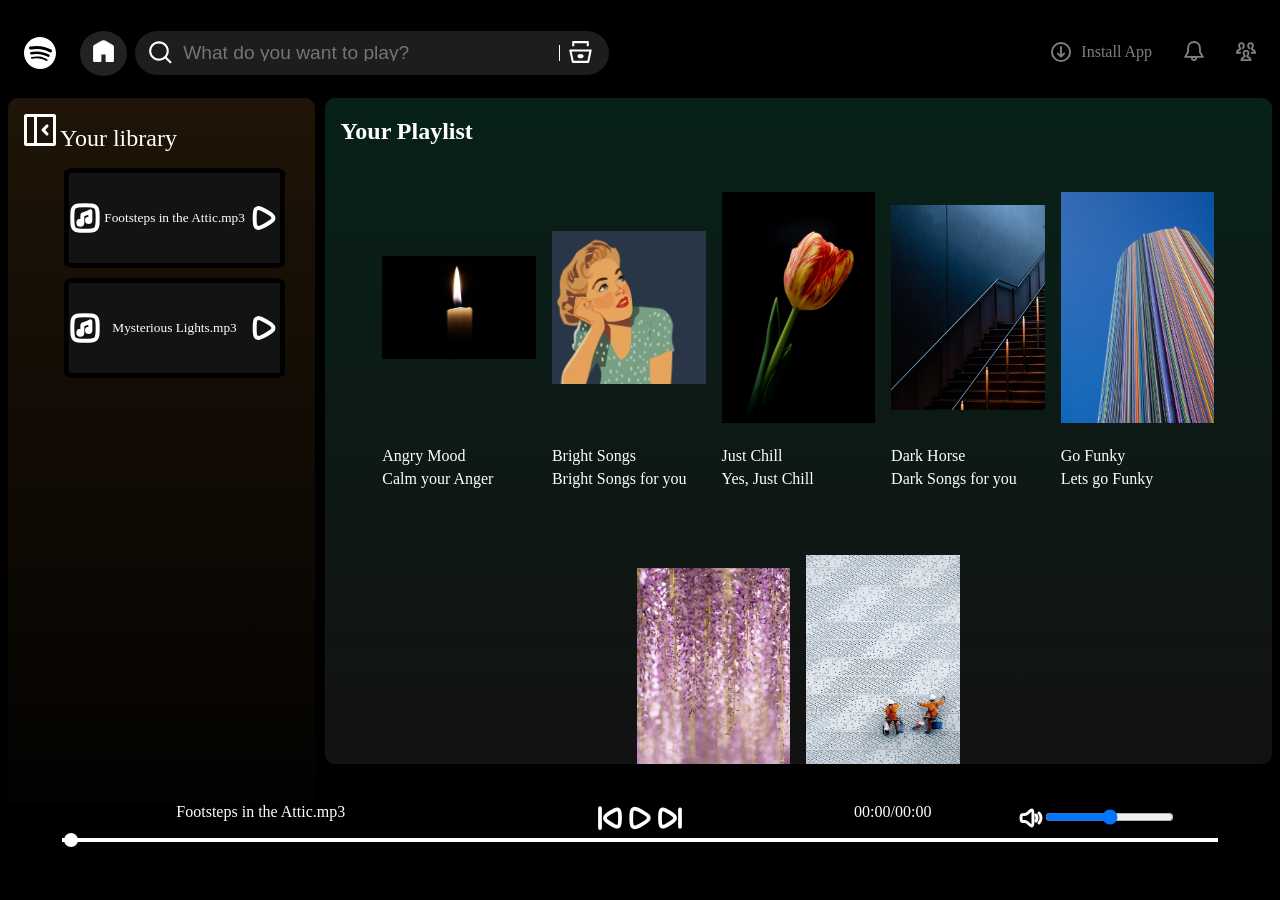
<file: Spotify_Clone/index.html>
<!DOCTYPE html>
<html lang="en">
<head>
    <meta charset="UTF-8">
    <meta name="viewport" content="width=device-width, initial-scale=1.0">
    <title>Spotify Clone</title>
    <link rel="icon" href="favicon.ico" type="image/x-icon">
    <link rel="stylesheet" href="style.css">
    <style>
@import url('https://fonts.googleapis.com/css2?family=Roboto:ital,wght@0,100..900;1,100..900&display=swap');
</style>
</head>
<body>
    <nav>
        <span class="left">
            <img class="hamburger" src="assets/hamburger-02-stroke-rounded.svg" alt="hamburger">
        <span class="logo"><img src="assets/logo.svg" alt="logo"></span>
        <span class="home"><img src="assets/home.svg" height="25px" width="25px" alt="home"></span>
        <span class="search"><img src="assets/search.svg" height="25px" width="25px" class="searchimg" alt="search"><input type="search" placeholder="What do you want to play?" > <img src="assets/tab.svg" alt="tab" height="25px" class="tab" width="25px"></input> </span>
        </span>
        <span class="right">
        <span class="install"><img src="assets/install.svg" height="20px" width="20px" alt="install">Install App</span>
        <span class="notification"><img src="assets/notification.svg" height="20px" width="20px" alt="notification"></span>
        <span class="activity"><img src="assets/friend_activity.svg" height="20px" width="20px" alt="friend_activity"></span>
        </span>
    </nav>

    <section class="mid">
        <div class="library"> 
            
            <img src="assets/library.svg" alt="library">
            <span>Your library</span>
           <span class="close"> <img src="assets/close.svg" alt="closebtn"></span>

            <div class="songlist">
                <ul>
                  
                </ul>
            </div>
        </div>
    
<div class="playlist">
    <h2>Your Playlist</h2>
        <div class="songs"> 

         
</div>

<div class="foot">

    <div class="f1"> 
<div class="company">
      <ul>
        <p class="font">Company</p>
        <li><a href="https://www.spotify.com/in-en/about-us/contact/">About</a></li>
        <li><a href="https://www.lifeatspotify.com/">Jobs</a></li>
        <li><a href="https://newsroom.spotify.com/">For the Record</a></li>
      </ul>
    </div>



 <div class="communities">
      <ul>
        <p class="font">Communities</p>
        <li><a href="https://artists.spotify.com/">For Artists</a></li>
        <li><a href="https://developer.spotify.com/">Developers</a></li>
        <li><a href="https://ads.spotify.com/">Advertising</a></li>
        <li><a href="https://investors.spotify.com/">Investors</a></li>
        <li><a href="https://spotifyforvendors.com/">Vendors</a></li>
      </ul>
    </div>

    <div class="links">
      <ul>
        <p class="font">Useful links</p>
        <li><a href="https://support.spotify.com/">Support</a></li>
        <li><a href="https://www.spotify.com/in-en/download/">Free Mobile App</a></li>
      </ul>
    </div>


      <div class="plans">
      <ul>
        <p class="font">Spotify Plans</p>
        <li><a href="https://www.spotify.com/in-en/premium/#ref=spotifycom_footer_premium_individual">Premium Individual</a></li>
        <li><a href="https://www.spotify.com/in-en/duo/#ref=spotifycom_footer_premium_duo">Premium Duo</a></li>
        <li><a href="https://www.spotify.com/in-en/family/#ref=spotifycom_footer_premium_family">Premium Family</a></li>
        <li><a href="https://www.spotify.com/in-en/student/#ref=spotifycom_footer_premium_student">Premium Student</a></li>
        <li><a href="https://www.spotify.com/in-en/free/#ref=spotifycom_footer_free">Spotify Free</a></li>
      </ul>
    </div>


    <div class="logo">
        <a href="https://www.instagram.com"><img src="assets/insta.svg" alt="insta" ></a>
        <a href="https://www.twitter.com"><img src="assets/twitter.svg" alt="twitter"></a>
        <a href="https://www.facebook.com"><img src="assets/facebook.svg" alt="facebook"></a>
    </div>
    
</div>

</div>

 <div class="f2">
        
            <ul>
                <li>Legal</li>
                <li>Safety and Privacy Center</li>
                <li>Privacy Policy</li>
                <li>Cookies</li>
                <li>About Adds</li>
                <li>Accessibility</li>
            </ul>

            <span>@2025 SpotifyAB</span>
        
    </div>

</div>

<div class="player">
    <div class="up">
    <div class="infosong">

    </div>
    <div class="controls"> 
     <img id="previous" src="assets/previous-stroke-rounded.svg" alt="previous_button"> 
     <img id="play" src="assets/play-stroke-rounded.svg" alt="play_button"> 
     <img id="next" src="assets/next-stroke-rounded.svg" alt="next_button"> 
    </div> 

    <div class="songtime">
    </div>
    <div class="volume" >
    <img src="assets/volume-high-stroke-rounded.svg" alt="volume high">
    <div class="range">
        <input type="range" name="volume">
    </div>
</div>
    
</div>

   <div class="down">
    <div class="seekbar">
        <div class="circle"></div>
    </div>
</div>


</div>
    </section>

    <script src="script.js"></script>
</body>
</html>
</file>
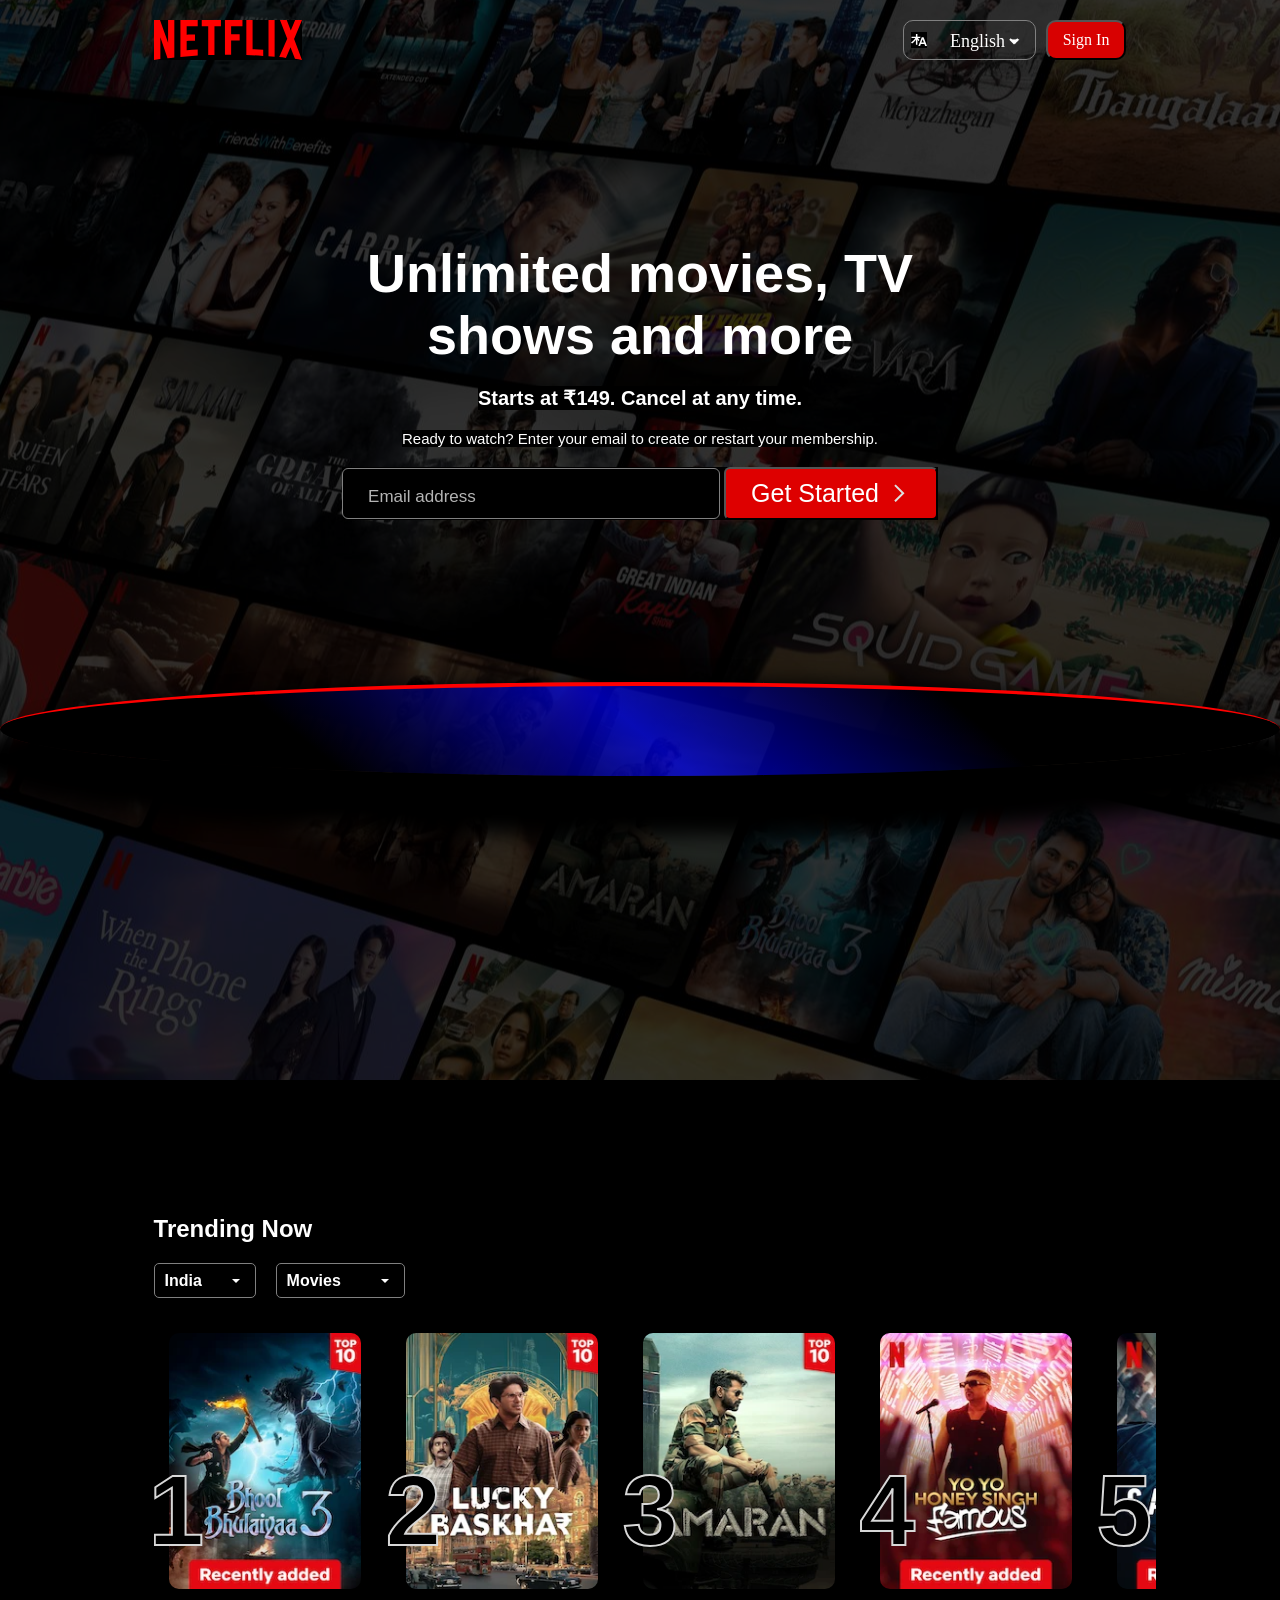
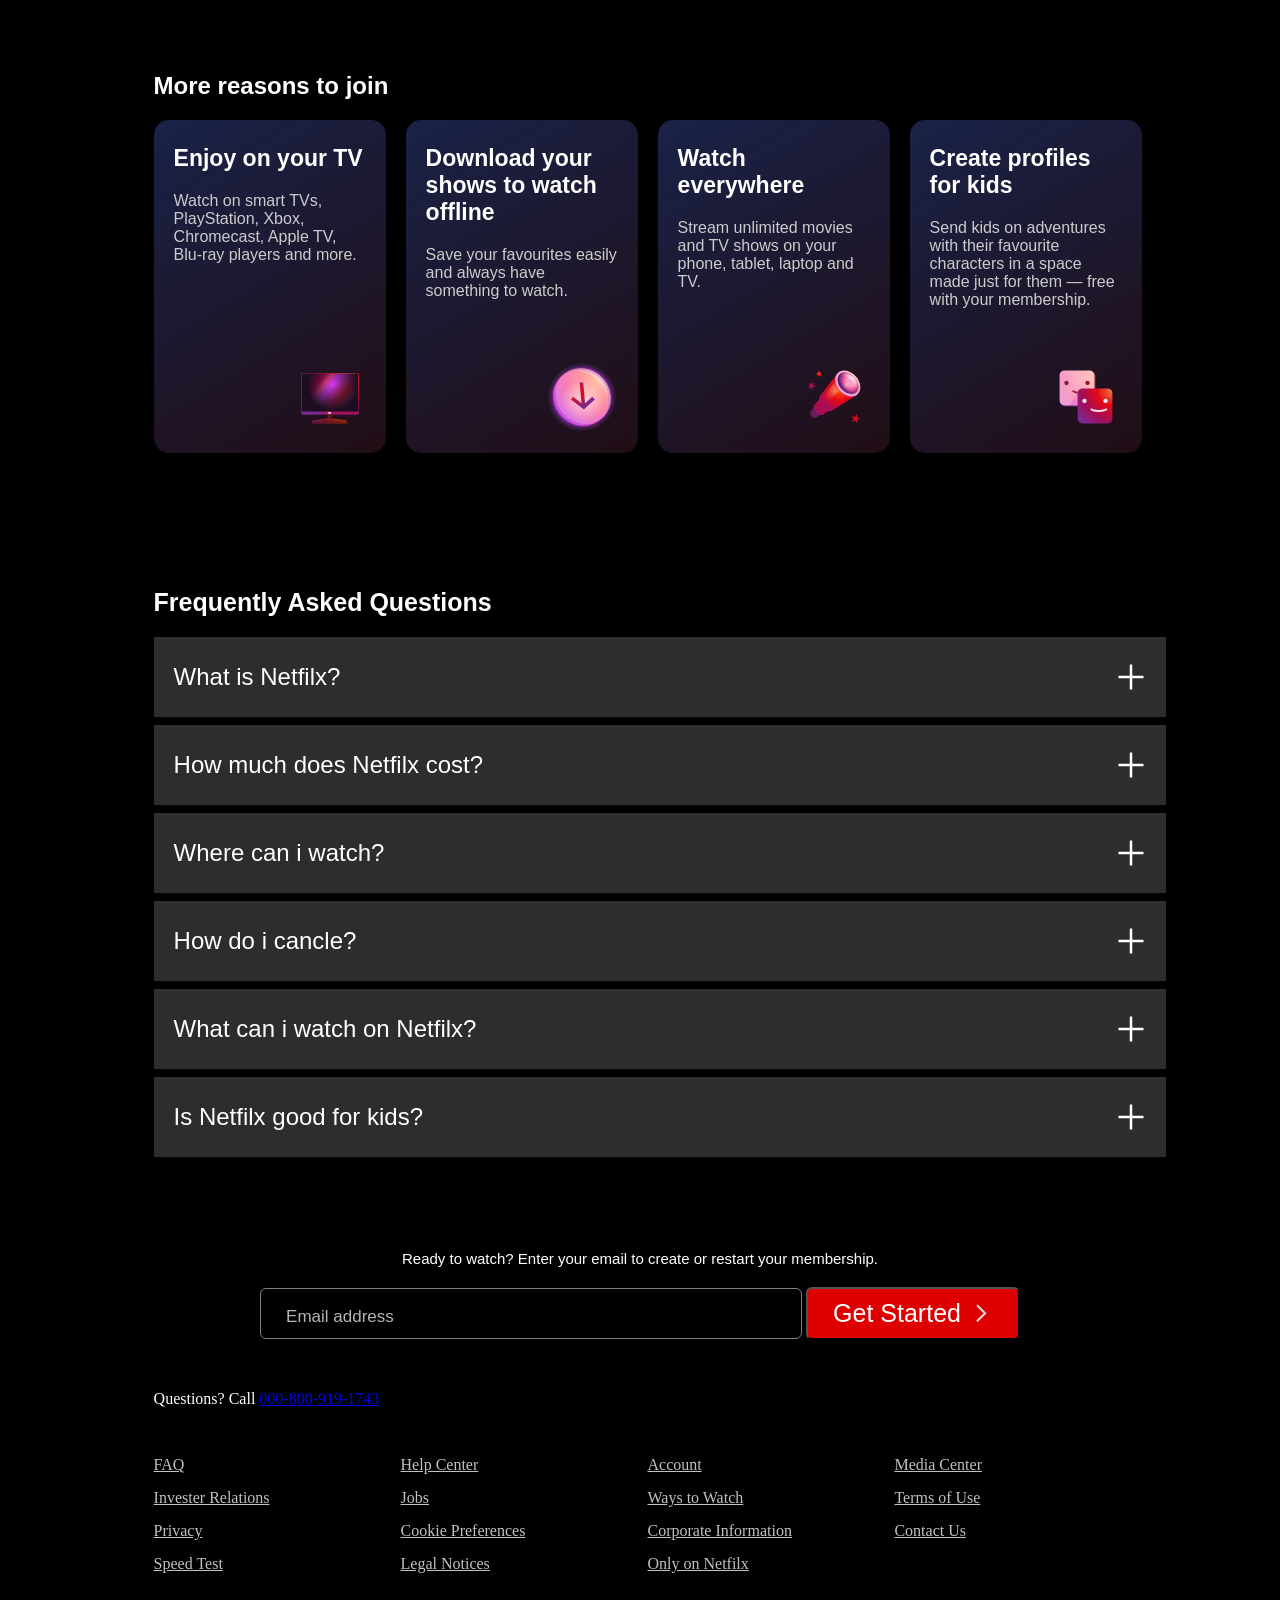
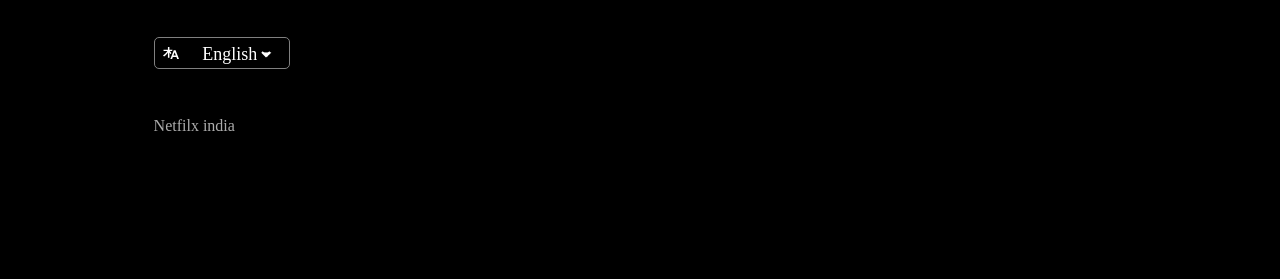
<file: webdev_projects/(41)Netfilx_Clone/index.html>
<!DOCTYPE html>
<html lang="en">
<head>
    <meta charset="UTF-8">
    <meta name="viewport" content="width=device-width, initial-scale=1.0">
    <title></title>
    <link rel="stylesheet" href="style.css">
</head>
<body>
    
        <div class="background">
            <div class="black"></div>
        <div class="navi">
            <svg viewBox="0 0 111 30" version="1.1" xmlns="http://www.w3.org/2000/svg" xmlns:xlink="http://www.w3.org/1999/xlink" aria-hidden="true" role="img" fill="red" class="default-ltr-cache-1d568uk ev1dnif2"><g><path d="M105.06233,14.2806261 L110.999156,30 C109.249227,29.7497422 107.500234,29.4366857 105.718437,29.1554972 L102.374168,20.4686475 L98.9371075,28.4375293 C97.2499766,28.1563408 95.5928391,28.061674 93.9057081,27.8432843 L99.9372012,14.0931671 L94.4680851,-5.68434189e-14 L99.5313525,-5.68434189e-14 L102.593495,7.87421502 L105.874965,-5.68434189e-14 L110.999156,-5.68434189e-14 L105.06233,14.2806261 Z M90.4686475,-5.68434189e-14 L85.8749649,-5.68434189e-14 L85.8749649,27.2499766 C87.3746368,27.3437061 88.9371075,27.4055675 90.4686475,27.5930265 L90.4686475,-5.68434189e-14 Z M81.9055207,26.93692 C77.7186241,26.6557316 73.5307901,26.4064111 69.250164,26.3117443 L69.250164,-5.68434189e-14 L73.9366389,-5.68434189e-14 L73.9366389,21.8745899 C76.6248008,21.9373887 79.3120255,22.1557784 81.9055207,22.2804387 L81.9055207,26.93692 Z M64.2496954,10.6561065 L64.2496954,15.3435186 L57.8442216,15.3435186 L57.8442216,25.9996251 L53.2186709,25.9996251 L53.2186709,-5.68434189e-14 L66.3436123,-5.68434189e-14 L66.3436123,4.68741213 L57.8442216,4.68741213 L57.8442216,10.6561065 L64.2496954,10.6561065 Z M45.3435186,4.68741213 L45.3435186,26.2498828 C43.7810479,26.2498828 42.1876465,26.2498828 40.6561065,26.3117443 L40.6561065,4.68741213 L35.8121661,4.68741213 L35.8121661,-5.68434189e-14 L50.2183897,-5.68434189e-14 L50.2183897,4.68741213 L45.3435186,4.68741213 Z M30.749836,15.5928391 C28.687787,15.5928391 26.2498828,15.5928391 24.4999531,15.6875059 L24.4999531,22.6562939 C27.2499766,22.4678976 30,22.2495079 32.7809542,22.1557784 L32.7809542,26.6557316 L19.812541,27.6876933 L19.812541,-5.68434189e-14 L32.7809542,-5.68434189e-14 L32.7809542,4.68741213 L24.4999531,4.68741213 L24.4999531,10.9991564 C26.3126816,10.9991564 29.0936358,10.9054269 30.749836,10.9054269 L30.749836,15.5928391 Z M4.78114163,12.9684132 L4.78114163,29.3429562 C3.09401069,29.5313525 1.59340144,29.7497422 0,30 L0,-5.68434189e-14 L4.4690224,-5.68434189e-14 L10.562377,17.0315868 L10.562377,-5.68434189e-14 L15.2497891,-5.68434189e-14 L15.2497891,28.061674 C13.5935889,28.3437998 11.906458,28.4375293 10.1246602,28.6868498 L4.78114163,12.9684132 Z"></path></g></svg>
            <div class="top-button">
            <button class="lang"><svg xmlns="http://www.w3.org/2000/svg" fill="none" role="img" viewBox="0 0 16 16" width="16" height="16" data-icon="LanguagesSmall" aria-hidden="true"><path fill-rule="evenodd" clip-rule="evenodd" d="M10.7668 5.33333L10.5038 5.99715L9.33974 8.9355L8.76866 10.377L7.33333 14H9.10751L9.83505 12.0326H13.4217L14.162 14H16L12.5665 5.33333H10.8278H10.7668ZM10.6186 9.93479L10.3839 10.5632H11.1036H12.8856L11.6348 7.2136L10.6186 9.93479ZM9.52722 4.84224C9.55393 4.77481 9.58574 4.71045 9.62211 4.64954H6.41909V2H4.926V4.64954H0.540802V5.99715H4.31466C3.35062 7.79015 1.75173 9.51463 0 10.4283C0.329184 10.7138 0.811203 11.2391 1.04633 11.5931C2.55118 10.6795 3.90318 9.22912 4.926 7.57316V12.6667H6.41909V7.51606C6.81951 8.15256 7.26748 8.76169 7.7521 9.32292L8.31996 7.88955C7.80191 7.29052 7.34631 6.64699 6.9834 5.99715H9.06968L9.52722 4.84224Z" fill="currentColor"></path></svg><select name="English" id="language"> <option value=selected>English</option>
                            <option value="हिन्दी"></option></select>
                <img src="[data-uri]" alt="sort-down">  
            </button>
            <button class="sign">Sign In</button>
            </div>
        </div>

        <div class="hero">
                <div class="h-title">Unlimited movies, TV shows and more</div>
                <div class="h-price">Starts at ₹149. Cancel at any time.</div>
                <div class="h-text">Ready to watch? Enter your email to create or restart your membership.</div>
                <div>
                    <input type="text" placeholder="Email address">
                    <button>Get Started <?xml version="1.0" ?><!DOCTYPE svg  PUBLIC '-//W3C//DTD SVG 1.1//EN'  'http://www.w3.org/Graphics/SVG/1.1/DTD/svg11.dtd'><svg enable-background="new 0 0 15 26" height="26px" id="Layer_1" version="1.1" viewBox="0 0 15 26" width="15px" xml:space="preserve" xmlns="http://www.w3.org/2000/svg" xmlns:xlink="http://www.w3.org/1999/xlink"><polygon fill="#231F20" points="2.019,0.58 -0.035,2.634 10.646,13.316 -0.035,23.997 2.019,26.052 14.755,13.316 "/></svg></button>
                </div>
        </div>
        <div class="curve"></div>
    </div>


    <!-- PAGE 2 -->

    <div class="page2">
        
            <div class="trend">Trending Now</div>

            <div class="show">
                <select class="rs" >
                    <option value=selected>India</option>
                    <option value="Global">Global</option>
                </select>

                <select class="rs">
                    <option value=selected>Movies</option>
                    <option value="TV Shows">TV Shows</option>
                </select>
            </div>

            <div class="top10">
                <div class="cards">
                    <img src="assets/top 10/1.webp" alt="1">
                    <span>1</span>
                </div>
                <div class="cards">
                    <img src="assets/top 10/2.webp" alt="2">
                    <span>2</span>
                </div>
                <div class="cards">
                    <img src="assets/top 10/3.webp" alt="3">
                    <span>3</span>
                </div>
                <div class="cards">
                    <img src="assets/top 10/4.webp" alt="4">
                    <span>4</span>
                </div>
                <div class="cards">
                    <img src="assets/top 10/5.webp" alt="5">
                    <span>5</span>
                </div>
                <div class="cards">
                    <img src="assets/top 10/6.webp" alt="6">
                    <span>6</span>
                </div>
                <div class="cards">
                    <img src="assets/top 10/7.webp" alt="7">
                    <span>7</span>
                </div>
                <div class="cards">
                    <img src="assets/top 10/8.webp" alt="8">
                    <span>8</span>
                </div>
                <div class="cards">
                    <img src="assets/top 10/9.webp" a2t="9">
                    <span>9</span>
                </div>
                <div class="cards">
                    <img src="assets/top 10/10.webp" a3t="10">
                    <span>10</span>
                </div>
            </div>
        

            <!-- Reasons section -->

            <div class="rtitle">More reasons to join</div>

            <div class="reasons">
                <div class="box">
                    <div>Enjoy on your TV</div>
                    <p>Watch on smart TVs, PlayStation, Xbox, Chromecast, Apple TV, Blu-ray players and more.</p>
                    <svg width="72" height="72" viewBox="0 0 72 72" fill="none"><g id="television-core-small"><path id="Vector" fill-rule="evenodd" clip-rule="evenodd" d="M37.2 53.3992C37.2 52.7365 36.6628 52.1992 36 52.1992H34.8C34.1373 52.1992 33.6 52.7365 33.6 53.3992V56.2636C33.6 56.9129 33.0834 57.4433 32.4347 57.4739C30.3013 57.5744 28.1719 57.7834 26.0546 58.1011L19.444 59.0926C18.2692 59.2688 17.4 60.2782 17.4 61.4662V62.0992C17.4 62.4304 17.6686 62.6992 18 62.6992H52.8C53.1314 62.6992 53.4 62.4304 53.4 62.0992V61.4662C53.4 60.2782 52.5309 59.2688 51.3561 59.0926L44.7454 58.1011C42.6282 57.7834 40.4987 57.5744 38.3653 57.4739C37.7167 57.4433 37.2 56.9129 37.2 56.2636V53.3992Z" fill="url(#paint0_radial_5179_1308)"></path><path id="Vector_2" d="M18.6 60.7388C18.6 60.2306 18.9587 59.796 19.4602 59.711C22.0196 59.2775 29.7585 58.0508 35.4 58.0508C41.0415 58.0508 48.7804 59.2775 51.3398 59.711C51.8412 59.796 52.2 60.2306 52.2 60.7388C52.2 60.902 52.0575 61.0268 51.8967 61.0004C50.1219 60.707 40.9704 59.2409 35.4 59.2409C29.8295 59.2409 20.678 60.707 18.9033 61.0004C18.7425 61.0268 18.6 60.902 18.6 60.7388Z" fill="url(#paint1_radial_5179_1308)"></path><path id="Vector_3" d="M63 12H8.99995C8.00584 12 7.19995 12.8059 7.19995 13.8V51.6C7.19995 52.5941 8.00584 53.4 8.99995 53.4H63C63.9941 53.4 64.8 52.5941 64.8 51.6V13.8C64.8 12.8059 63.9941 12 63 12Z" fill="url(#paint2_linear_5179_1308)"></path><path id="Vector_4" d="M63 12H8.99995C8.00584 12 7.19995 12.8059 7.19995 13.8V51.6C7.19995 52.5941 8.00584 53.4 8.99995 53.4H63C63.9941 53.4 64.8 52.5941 64.8 51.6V13.8C64.8 12.8059 63.9941 12 63 12Z" fill="url(#paint3_radial_5179_1308)"></path><path id="Vector_5" fill-rule="evenodd" clip-rule="evenodd" d="M8.99995 12.6H63C63.663 12.6 64.2 13.1372 64.2 13.8V50.4H7.79995V13.8C7.79995 13.1372 8.33719 12.6 8.99995 12.6ZM7.19995 50.4V13.8C7.19995 12.8059 8.00581 12 8.99995 12H63C63.9942 12 64.8 12.8059 64.8 13.8V50.4V51.6C64.8 52.5941 63.9942 53.4 63 53.4H8.99995C8.00581 53.4 7.19995 52.5941 7.19995 51.6V50.4Z" fill="url(#paint4_radial_5179_1308)"></path><path id="Vector_6" d="M35.4 52.8C36.3941 52.8 37.2 52.3971 37.2 51.9C37.2 51.4029 36.3941 51 35.4 51C34.4059 51 33.6 51.4029 33.6 51.9C33.6 52.3971 34.4059 52.8 35.4 52.8Z" fill="url(#paint5_radial_5179_1308)"></path></g><defs><radialGradient id="paint0_radial_5179_1308" cx="0" cy="0" r="1" gradientUnits="userSpaceOnUse" gradientTransform="translate(50.3269 49.3723) rotate(118.526) scale(55.1579 46.2871)"><stop stop-color="#802600"></stop><stop offset="0.333333" stop-color="#6F181D"></stop><stop offset="0.666667" stop-color="#5B1333"></stop><stop offset="1" stop-color="#391945"></stop></radialGradient><radialGradient id="paint1_radial_5179_1308" cx="0" cy="0" r="1" gradientUnits="userSpaceOnUse" gradientTransform="translate(48.1077 53.6128) rotate(158.116) scale(32.7275 42.219)"><stop stop-color="#99421D"></stop><stop offset="0.333333" stop-color="#99161D"></stop><stop offset="0.666667" stop-color="#7D1845"></stop><stop offset="1" stop-color="#59216E"></stop></radialGradient><linearGradient id="paint2_linear_5179_1308" x1="10.4727" y1="14.9572" x2="56.1755" y2="51.4814" gradientUnits="userSpaceOnUse"><stop stop-color="#99161D"></stop><stop offset="0.245283" stop-color="#CA005B"></stop><stop offset="0.346698" stop-color="#FF479A"></stop><stop offset="0.46934" stop-color="#CC3CFF"></stop><stop offset="0.735849" stop-color="#BC1A22"></stop><stop offset="1" stop-color="#C94FF5"></stop></linearGradient><radialGradient id="paint3_radial_5179_1308" cx="0" cy="0" r="1" gradientUnits="userSpaceOnUse" gradientTransform="translate(38.6181 23.8286) rotate(90) scale(25.9571 25.8545)"><stop stop-color="#1C0E20" stop-opacity="0"></stop><stop offset="1" stop-color="#1C0E20"></stop></radialGradient><radialGradient id="paint4_radial_5179_1308" cx="0" cy="0" r="1" gradientUnits="userSpaceOnUse" gradientTransform="translate(54 20.1938) rotate(144.293) scale(47.2897 44.8232)"><stop stop-color="#EF7744"></stop><stop offset="0.333333" stop-color="#E50914"></stop><stop offset="0.666667" stop-color="#A70D53"></stop><stop offset="1" stop-color="#792A95"></stop></radialGradient><radialGradient id="paint5_radial_5179_1308" cx="0" cy="0" r="1" gradientUnits="userSpaceOnUse" gradientTransform="translate(36.525 51.3562) rotate(135) scale(4.58735)"><stop stop-color="#FFDCCC"></stop><stop offset="0.333333" stop-color="#FFBDC0"></stop><stop offset="0.666667" stop-color="#F89DC6"></stop><stop offset="1" stop-color="#E4A1FA"></stop></radialGradient></defs></svg>
                </div>

                <div class="box">
                    <div>Download your shows to watch offline</div>
                    <p>Save your favourites easily and always have something to watch.</p>
                    <svg width="72" height="72" viewBox="0 0 72 72" fill="none"><g id="download-core-small"><path id="Vector" d="M36 70.2008C54.8882 70.2008 70.2001 54.8889 70.2001 36.0008C70.2001 17.1126 54.8882 1.80078 36 1.80078C17.1119 1.80078 1.80005 17.1126 1.80005 36.0008C1.80005 54.8889 17.1119 70.2008 36 70.2008Z" fill="url(#paint0_radial_5179_7940)"></path><path id="Vector_2" opacity="0.4" d="M64.7658 36.195C65.5206 51.5916 53.7908 63.5824 38.5668 62.977C23.3428 62.3722 10.3893 49.4 9.63446 34.0034C8.87954 18.6068 20.6091 6.61594 35.8331 7.22116C51.0571 7.82638 64.0104 20.7984 64.7658 36.195Z" fill="url(#paint1_radial_5179_7940)"></path><path id="Vector_3" d="M62.3657 37.9958C63.1205 53.3924 51.3908 65.3832 36.1668 64.7778C20.9428 64.173 7.9893 51.2008 7.23444 35.8041C6.47952 20.4075 18.2091 8.41672 33.4331 9.02194C48.6571 9.62716 61.6103 22.5992 62.3657 37.9958Z" fill="url(#paint2_radial_5179_7940)"></path><path id="Vector_4" opacity="0.5" d="M64.7658 36.195C65.5206 51.5916 53.7908 63.5824 38.5668 62.977C23.3428 62.3722 10.3893 49.4 9.63446 34.0034C8.87954 18.6068 20.6091 6.61594 35.8331 7.22116C51.0571 7.82638 64.0104 20.7984 64.7658 36.195Z" fill="url(#paint3_radial_5179_7940)"></path><path id="Vector_5" opacity="0.6" d="M36.9 60.6C48.6636 60.6 58.2 51.0637 58.2 39.3C58.2 27.5363 48.6636 18 36.9 18C25.1363 18 15.6 27.5363 15.6 39.3C15.6 51.0637 25.1363 60.6 36.9 60.6Z" fill="url(#paint4_radial_5179_7940)"></path><path id="Vector_6" fill-rule="evenodd" clip-rule="evenodd" d="M39.0849 42.2727L46.3387 35.76L48.8945 38.5142L38.9118 47.477L37.8466 48.4333L36.6071 47.477L24.9899 38.5142L27.0434 35.76L35.4849 42.2727L33.6 21.6016H37.2L39.0849 42.2727Z" fill="url(#paint5_radial_5179_7940)"></path><path id="Vector_7" opacity="0.4" fill-rule="evenodd" clip-rule="evenodd" d="M61.6566 34.9618C61.7832 35.3893 62.391 35.3233 62.3694 34.878C61.6962 21.1369 50.1509 9.55975 36.5817 9.01957C34.4606 8.93515 32.4155 9.12541 30.4772 9.55909C30.0745 9.64915 30.1575 10.2082 30.5697 10.2246C45.0094 10.7979 57.6246 21.2971 61.6566 34.9618Z" fill="url(#paint6_radial_5179_7940)"></path></g><defs><radialGradient id="paint0_radial_5179_7940" cx="0" cy="0" r="1" gradientUnits="userSpaceOnUse" gradientTransform="translate(36.0001 36.1837) rotate(-90) scale(34.3829)"><stop offset="0.782019" stop-color="#982DBE"></stop><stop offset="0.906819" stop-color="#B038DC" stop-opacity="0.2"></stop><stop offset="1" stop-color="#E4A1FA" stop-opacity="0"></stop></radialGradient><radialGradient id="paint1_radial_5179_7940" cx="0" cy="0" r="1" gradientUnits="userSpaceOnUse" gradientTransform="translate(52.9937 20.0992) rotate(135) scale(49.9836)"><stop stop-color="#FFDCCC"></stop><stop offset="0.333333" stop-color="#FFBDC0"></stop><stop offset="0.666667" stop-color="#F89DC6"></stop><stop offset="1" stop-color="#E4A1FA"></stop></radialGradient><radialGradient id="paint2_radial_5179_7940" cx="0" cy="0" r="1" gradientUnits="userSpaceOnUse" gradientTransform="translate(52.7999 19.6937) rotate(135) scale(53.1037)"><stop stop-color="#FFA984"></stop><stop offset="0.333333" stop-color="#FF787F"></stop><stop offset="0.666667" stop-color="#F45FA2"></stop><stop offset="1" stop-color="#C44AF1"></stop></radialGradient><radialGradient id="paint3_radial_5179_7940" cx="0" cy="0" r="1" gradientUnits="userSpaceOnUse" gradientTransform="translate(52.9937 20.0992) rotate(135) scale(49.9836)"><stop stop-color="#FFDCCC"></stop><stop offset="0.333333" stop-color="#FFBDC0"></stop><stop offset="0.666667" stop-color="#F89DC6"></stop><stop offset="1" stop-color="#E4A1FA"></stop></radialGradient><radialGradient id="paint4_radial_5179_7940" cx="0" cy="0" r="1" gradientUnits="userSpaceOnUse" gradientTransform="translate(36.9 39.3) scale(21.3)"><stop stop-color="white"></stop><stop offset="1" stop-color="white" stop-opacity="0"></stop></radialGradient><radialGradient id="paint5_radial_5179_7940" cx="0" cy="0" r="1" gradientUnits="userSpaceOnUse" gradientTransform="translate(31.2 32.1016) rotate(39.5226) scale(15.5567)"><stop stop-color="#EF7744"></stop><stop offset="0.2406" stop-color="#E50914"></stop><stop offset="1" stop-color="#792A95"></stop></radialGradient><radialGradient id="paint6_radial_5179_7940" cx="0" cy="0" r="1" gradientUnits="userSpaceOnUse" gradientTransform="translate(50.7 21.3) rotate(-180) scale(30)"><stop stop-color="white"></stop><stop offset="1" stop-color="white" stop-opacity="0"></stop></radialGradient></defs></svg>
                </div>

                <div class="box">
                    <div>Watch everywhere</div>
                    <p>Stream unlimited movies and TV shows on your phone, tablet, laptop and TV.</p>
                    <svg width="72" height="72" viewBox="0 0 72 72" fill="none"><g id="telescope-core-small"><path id="Vector" d="M24.0492 36.6016L33.6 46.3898L17.8029 56.8633C17.8029 56.8633 15.8891 57.6983 13.625 55.2638C11.361 52.8293 12.1235 51.238 12.1235 51.238L24.0492 36.6016Z" fill="url(#paint0_radial_5179_1664)"></path><path id="Vector_2" d="M25.0344 34.1992L36 46.151L25.0616 53.8043C25.0616 53.8043 21.8289 55.0984 18.0987 51.0172C14.3686 46.9358 15.9198 44.5105 15.9198 44.5105L25.0344 34.1992Z" fill="url(#paint1_radial_5179_1664)"></path><path id="Vector_3" d="M39 13.0195L59.1 33.6788L32.5325 50.4142C32.5325 50.4142 28.7459 50.2552 24.3978 45.4897C20.0498 40.7243 21.4096 35.8101 21.4096 35.8101L39 13.0195Z" fill="url(#paint2_radial_5179_1664)"></path><path id="Vector_4" d="M57.6709 15.3516C63.1044 21.2807 63.9858 29.2883 59.6386 33.2371C55.2916 37.186 47.3628 35.5806 41.9292 29.6515C36.4954 23.7224 35.6145 15.7148 39.9615 11.766C44.3084 7.81716 52.2372 9.42252 57.6709 15.3516Z" fill="url(#paint3_radial_5179_1664)"></path><path id="Vector_5" d="M58.3787 31.255C54.8121 34.5032 48.2143 33.0817 43.6421 28.0798C39.07 23.078 38.2547 16.39 41.8213 13.1419C45.3879 9.89364 51.9857 11.3152 56.5579 16.3171C61.1298 21.3189 61.9452 28.0069 58.3787 31.255Z" fill="url(#paint4_radial_5179_1664)"></path><path id="Vector_6" opacity="0.85" d="M59.6783 28.823C60.576 24.1785 59.6544 20.5934 56.1603 16.6199C52.6662 12.6464 47.3508 10.8657 43.7796 12.7598C39.371 15.098 48.3734 13.5961 53.4577 19.5815C57.8259 24.724 58.8516 33.1009 59.6783 28.823Z" fill="url(#paint5_radial_5179_1664)"></path><path id="Vector_7" opacity="0.4" d="M50.3979 25.2452C50.4549 26.7239 49.2932 27.7677 47.8032 27.5766C46.3131 27.3856 45.059 26.032 45.002 24.5532C44.945 23.0745 46.1067 22.0307 47.5968 22.2218C49.0868 22.4128 50.341 23.7664 50.3979 25.2452Z" fill="url(#paint6_radial_5179_1664)"></path><path id="Vector_8" opacity="0.6" d="M36.9217 21.0039L26.4258 34.3627C26.3297 36.4604 28.2903 39.5534 30.0334 40.8344L41.2345 29.9105C39.6 28.2005 36.9591 24.1025 36.9217 21.0039Z" fill="url(#paint7_radial_5179_1664)"></path><path id="Vector_9" fill-rule="evenodd" clip-rule="evenodd" d="M20.0576 9.60156L21.479 11.7187L24 11.0654L22.3575 13.0272L23.7789 15.1444L21.3424 14.2397L19.7 16.2016L19.8365 13.6806L17.4 12.7759L19.9209 12.1225L20.0576 9.60156ZM58.776 52.8016L58.9623 56.4685L62.4 57.4188L59.0774 58.7347L59.2637 62.4016L57.0239 59.548L53.7014 60.8638L55.6397 57.7843L53.4 54.9307L56.8377 55.8811L58.776 52.8016ZM15.206 24.2101L15.8768 21.0016L13.4793 23.1964L10.6853 21.5563L11.9975 24.553L9.59998 26.7478L12.8085 26.405L14.1207 29.4016L14.7915 26.1931L18 25.8502L15.206 24.2101Z" fill="url(#paint8_linear_5179_1664)"></path></g><defs><radialGradient id="paint0_radial_5179_1664" cx="0" cy="0" r="1" gradientUnits="userSpaceOnUse" gradientTransform="translate(36.6875 32.7016) rotate(135) scale(34.9134)"><stop stop-color="#99421D"></stop><stop offset="0.333333" stop-color="#99161D"></stop><stop offset="0.666667" stop-color="#7D1845"></stop><stop offset="1" stop-color="#59216E"></stop></radialGradient><radialGradient id="paint1_radial_5179_1664" cx="0" cy="0" r="1" gradientUnits="userSpaceOnUse" gradientTransform="translate(42.5937 27.2992) rotate(135) scale(44.5477 44.5279)"><stop stop-color="#EF7744"></stop><stop offset="0.333333" stop-color="#E50914"></stop><stop offset="0.666667" stop-color="#A70D53"></stop><stop offset="1" stop-color="#792A95"></stop></radialGradient><radialGradient id="paint2_radial_5179_1664" cx="0" cy="0" r="1" gradientUnits="userSpaceOnUse" gradientTransform="translate(42.3 29.106) rotate(135) scale(31.8127)"><stop stop-color="#FB540D"></stop><stop offset="0.333333" stop-color="#E50914"></stop><stop offset="0.666667" stop-color="#A70D53"></stop><stop offset="1" stop-color="#792A95"></stop></radialGradient><radialGradient id="paint3_radial_5179_1664" cx="0" cy="0" r="1" gradientUnits="userSpaceOnUse" gradientTransform="translate(57.675 14.7078) rotate(134.326) scale(24.0433 24.0367)"><stop stop-color="#FFDCCC"></stop><stop offset="0.333333" stop-color="#FFBDC0"></stop><stop offset="0.666667" stop-color="#F89DC6"></stop><stop offset="1" stop-color="#E4A1FA"></stop></radialGradient><radialGradient id="paint4_radial_5179_1664" cx="0" cy="0" r="1" gradientUnits="userSpaceOnUse" gradientTransform="translate(52.1305 21.273) rotate(141.875) scale(9.87138 12.8159)"><stop offset="0.307292" stop-color="#F89DC6"></stop><stop offset="0.645392" stop-color="#E75094"></stop><stop offset="1" stop-color="#59216E"></stop></radialGradient><radialGradient id="paint5_radial_5179_1664" cx="0" cy="0" r="1" gradientUnits="userSpaceOnUse" gradientTransform="translate(55.8 15.6) rotate(135) scale(13.1522)"><stop stop-color="white"></stop><stop offset="1" stop-color="white" stop-opacity="0"></stop></radialGradient><radialGradient id="paint6_radial_5179_1664" cx="0" cy="0" r="1" gradientUnits="userSpaceOnUse" gradientTransform="translate(49.2362 22.9648) rotate(131.079) scale(5.08644 6.006)"><stop stop-color="white"></stop><stop offset="1" stop-color="white" stop-opacity="0"></stop></radialGradient><radialGradient id="paint7_radial_5179_1664" cx="0" cy="0" r="1" gradientUnits="userSpaceOnUse" gradientTransform="translate(36.8758 29.1353) rotate(137.622) scale(13.5764)"><stop stop-color="#FFA984"></stop><stop offset="1" stop-color="#F7636B" stop-opacity="0"></stop></radialGradient><linearGradient id="paint8_linear_5179_1664" x1="44.65" y1="27.9016" x2="24.25" y2="48.3016" gradientUnits="userSpaceOnUse"><stop stop-color="#EF7744"></stop><stop offset="0.333333" stop-color="#E50914"></stop><stop offset="0.666667" stop-color="#A70D53"></stop><stop offset="1" stop-color="#792A95"></stop></linearGradient></defs></svg>
                </div>
                <div class="box">
                    <div>Create profiles for kids</div>
                    <p>Send kids on adventures with their favourite characters in a space made just for them — free with your membership.</p>
                    <svg width="72" height="72" viewBox="0 0 72 72" fill="none"><g id="profiles-core-small"><path id="Vector" d="M10.8 15.6008C10.8 12.9499 12.949 10.8008 15.5999 10.8008H40.8C43.4509 10.8008 45.6 12.9498 45.6 15.6008V40.8007C45.6 43.4516 43.4509 45.6007 40.8 45.6007H15.6C12.949 45.6007 10.8 43.4517 10.8 40.8007V15.6008Z" fill="url(#paint0_radial_5179_7919)"></path><path id="Vector_2" d="M9.59998 14.4016C9.59998 11.7506 11.749 9.60162 14.4 9.60156H39.6C42.251 9.60156 44.4 11.7506 44.4 14.4016V39.6015C44.4 42.2525 42.251 44.4015 39.6 44.4015H14.4C11.749 44.4016 9.59998 42.2525 9.59998 39.6015V14.4016Z" fill="url(#paint1_radial_5179_7919)"></path><path id="Vector_3" d="M18.6 21.9008C18.6 23.0606 17.6598 24.0008 16.5 24.0008C15.3402 24.0008 14.4 23.0606 14.4 21.9008C14.4 20.741 15.3402 19.8008 16.5 19.8008C17.6598 19.8008 18.6 20.741 18.6 21.9008Z" fill="url(#paint2_radial_5179_7919)"></path><path id="Vector_4" d="M39.6 21.9008C39.6 23.0606 38.6598 24.0008 37.5 24.0008C36.3402 24.0008 35.4 23.0606 35.4 21.9008C35.4 20.741 36.3402 19.8008 37.5 19.8008C38.6598 19.8008 39.6 20.741 39.6 21.9008Z" fill="url(#paint3_radial_5179_7919)"></path><path id="Vector_5" d="M23.6713 29.4501C23.2437 29.1967 22.6917 29.3379 22.4383 29.7655C22.1848 30.1932 22.3261 30.7452 22.7537 30.9986C23.8254 31.6337 26.769 32.7744 30.6375 32.7744C34.506 32.7744 37.4497 31.6337 38.5213 30.9986C38.949 30.7452 39.0902 30.1932 38.8368 29.7655C38.5834 29.3379 38.0313 29.1967 37.6037 29.4501C36.8191 29.9151 34.194 30.9744 30.6375 30.9744C27.081 30.9744 24.456 29.9151 23.6713 29.4501Z" fill="url(#paint4_radial_5179_7919)"></path><path id="Vector_6" opacity="0.35" d="M19.2 44.4016H28.2L32.4 27.6016C30.2787 28.1801 28.4542 29.5387 27.2921 31.4053L19.2 44.4016Z" fill="url(#paint5_radial_5179_7919)"></path><path id="Vector_7" d="M27.6 32.4016C27.6 29.7506 29.749 27.6016 32.4 27.6016L57.6 27.6016C60.2508 27.6016 62.4 29.7506 62.4 32.4016V57.6015C62.4 60.2524 60.2508 62.4016 57.6 62.4016H32.4C29.749 62.4016 27.6 60.2524 27.6 57.6016V32.4016Z" fill="url(#paint6_radial_5179_7919)"></path><path id="Vector_8" d="M36.6 39.9008C36.6 41.0606 35.6598 42.0008 34.5 42.0008C33.3402 42.0008 32.4 41.0606 32.4 39.9008C32.4 38.741 33.3402 37.8008 34.5 37.8008C35.6598 37.8008 36.6 38.741 36.6 39.9008Z" fill="url(#paint7_radial_5179_7919)"></path><path id="Vector_9" d="M57.6 39.9008C57.6 41.0606 56.6598 42.0008 55.5 42.0008C54.3402 42.0008 53.4 41.0606 53.4 39.9008C53.4 38.741 54.3402 37.8008 55.5 37.8008C56.6598 37.8008 57.6 38.741 57.6 39.9008Z" fill="url(#paint8_radial_5179_7919)"></path><path id="Vector_10" d="M41.8213 47.6025C41.3937 47.349 40.8416 47.4903 40.5882 47.9179C40.3348 48.3455 40.476 48.8976 40.9037 49.1509C41.9753 49.786 44.919 50.9267 48.7875 50.9267C52.656 50.9267 55.5996 49.786 56.6713 49.1509C57.0989 48.8976 57.2402 48.3455 56.9867 47.9179C56.7333 47.4903 56.1813 47.349 55.7537 47.6025C54.969 48.0674 52.344 49.1267 48.7875 49.1267C45.231 49.1267 42.6059 48.0674 41.8213 47.6025Z" fill="url(#paint9_radial_5179_7919)"></path></g><defs><radialGradient id="paint0_radial_5179_7919" cx="0" cy="0" r="1" gradientUnits="userSpaceOnUse" gradientTransform="translate(39.075 17.6882) rotate(135) scale(32.8097)"><stop stop-color="#99421D"></stop><stop offset="0.333333" stop-color="#99161D"></stop><stop offset="0.666667" stop-color="#7D1845"></stop><stop offset="1" stop-color="#59216E"></stop></radialGradient><radialGradient id="paint1_radial_5179_7919" cx="0" cy="0" r="1" gradientUnits="userSpaceOnUse" gradientTransform="translate(62.4 8.70157) rotate(133.87) scale(75.3216)"><stop stop-color="#FFDCCC"></stop><stop offset="0.333333" stop-color="#FFBDC0"></stop><stop offset="0.666667" stop-color="#F89DC6"></stop><stop offset="1" stop-color="#E4A1FA"></stop></radialGradient><radialGradient id="paint2_radial_5179_7919" cx="0" cy="0" r="1" gradientUnits="userSpaceOnUse" gradientTransform="translate(60.3 11.1008) rotate(133.939) scale(68.7426 55.9547)"><stop stop-color="#99421D"></stop><stop offset="0.333333" stop-color="#99161D"></stop><stop offset="0.666667" stop-color="#7D1845"></stop><stop offset="1" stop-color="#59216E"></stop></radialGradient><radialGradient id="paint3_radial_5179_7919" cx="0" cy="0" r="1" gradientUnits="userSpaceOnUse" gradientTransform="translate(60.3 11.1008) rotate(133.939) scale(68.7426 55.9547)"><stop stop-color="#99421D"></stop><stop offset="0.333333" stop-color="#99161D"></stop><stop offset="0.666667" stop-color="#7D1845"></stop><stop offset="1" stop-color="#59216E"></stop></radialGradient><radialGradient id="paint4_radial_5179_7919" cx="0" cy="0" r="1" gradientUnits="userSpaceOnUse" gradientTransform="translate(60.3 11.0994) rotate(133.939) scale(68.7426 55.9548)"><stop stop-color="#99421D"></stop><stop offset="0.333333" stop-color="#99161D"></stop><stop offset="0.666667" stop-color="#7D1845"></stop><stop offset="1" stop-color="#59216E"></stop></radialGradient><radialGradient id="paint5_radial_5179_7919" cx="0" cy="0" r="1" gradientUnits="userSpaceOnUse" gradientTransform="translate(39.6 27.9016) rotate(135) scale(23.3345)"><stop stop-color="#FFA984"></stop><stop offset="0.333333" stop-color="#FF787F"></stop><stop offset="0.666667" stop-color="#F45FA2"></stop><stop offset="1" stop-color="#C44AF1"></stop></radialGradient><radialGradient id="paint6_radial_5179_7919" cx="0" cy="0" r="1" gradientUnits="userSpaceOnUse" gradientTransform="translate(61.8 29.7016) rotate(135) scale(43.2749)"><stop stop-color="#EF7744"></stop><stop offset="0.333333" stop-color="#E50914"></stop><stop offset="0.666667" stop-color="#A70D53"></stop><stop offset="1" stop-color="#792A95"></stop></radialGradient><radialGradient id="paint7_radial_5179_7919" cx="0" cy="0" r="1" gradientUnits="userSpaceOnUse" gradientTransform="translate(62.1 11.1008) rotate(137.146) scale(73.6614 60.3576)"><stop stop-color="#FFDCCC"></stop><stop offset="0.333333" stop-color="#FDF6F6"></stop><stop offset="0.666667" stop-color="#FADCE9"></stop><stop offset="1" stop-color="#E4A1FA"></stop></radialGradient><radialGradient id="paint8_radial_5179_7919" cx="0" cy="0" r="1" gradientUnits="userSpaceOnUse" gradientTransform="translate(62.1 11.1008) rotate(137.146) scale(73.6614 60.3576)"><stop stop-color="#FFDCCC"></stop><stop offset="0.333333" stop-color="#FDF6F6"></stop><stop offset="0.666667" stop-color="#FADCE9"></stop><stop offset="1" stop-color="#E4A1FA"></stop></radialGradient><radialGradient id="paint9_radial_5179_7919" cx="0" cy="0" r="1" gradientUnits="userSpaceOnUse" gradientTransform="translate(62.1 11.1017) rotate(137.146) scale(73.6614 60.3576)"><stop stop-color="#FFDCCC"></stop><stop offset="0.333333" stop-color="#FDF6F6"></stop><stop offset="0.666667" stop-color="#FADCE9"></stop><stop offset="1" stop-color="#E4A1FA"></stop></radialGradient></defs></svg>
                </div>
            </div>
        </div>

        <div class="list">
            <div class="ftitle">Frequently Asked Questions</div>
            <ul>
               <li><button>
                    <h3>What is Netfilx?</h3>
                    <svg xmlns="http://www.w3.org/2000/svg" fill="none" role="img" viewBox="0 0 24 24" width="24" height="24" data-icon="PlusStandard" aria-hidden="true" class="accordion-heading_iconStyles__199uojx2 accordion-heading_iconStyles_isOpen_false__199uojx4 default-ltr-cache-1ggvict e164gv2o5"><path fill-rule="evenodd" clip-rule="evenodd" d="M11 11V2H13V11H22V13H13V22H11V13H2V11H11Z" fill="currentColor"></path></svg>
                </button></li>
               <li><button>
                    <h3>How much does Netfilx cost?</h3>
                    <svg xmlns="http://www.w3.org/2000/svg" fill="none" role="img" viewBox="0 0 24 24" width="24" height="24" data-icon="PlusStandard" aria-hidden="true" class="accordion-heading_iconStyles__199uojx2 accordion-heading_iconStyles_isOpen_false__199uojx4 default-ltr-cache-1ggvict e164gv2o5"><path fill-rule="evenodd" clip-rule="evenodd" d="M11 11V2H13V11H22V13H13V22H11V13H2V11H11Z" fill="currentColor"></path></svg>
                </button></li>
               <li><button>
                   <h3>Where can i watch?</h3>
                   <svg xmlns="http://www.w3.org/2000/svg" fill="none" role="img" viewBox="0 0 24 24" width="24" height="24" data-icon="PlusStandard" aria-hidden="true" class="accordion-heading_iconStyles__199uojx2 accordion-heading_iconStyles_isOpen_false__199uojx4 default-ltr-cache-1ggvict e164gv2o5"><path fill-rule="evenodd" clip-rule="evenodd" d="M11 11V2H13V11H22V13H13V22H11V13H2V11H11Z" fill="currentColor"></path></svg>
                </button></li>
               <li><button>
                  <h3> How do i cancle?</h3>
                  <svg xmlns="http://www.w3.org/2000/svg" fill="none" role="img" viewBox="0 0 24 24" width="24" height="24" data-icon="PlusStandard" aria-hidden="true" class="accordion-heading_iconStyles__199uojx2 accordion-heading_iconStyles_isOpen_false__199uojx4 default-ltr-cache-1ggvict e164gv2o5"><path fill-rule="evenodd" clip-rule="evenodd" d="M11 11V2H13V11H22V13H13V22H11V13H2V11H11Z" fill="currentColor"></path></svg>
                </button></li>
               <li><button>
                   <h3> What can i watch on Netfilx?</h3>
                   <svg xmlns="http://www.w3.org/2000/svg" fill="none" role="img" viewBox="0 0 24 24" width="24" height="24" data-icon="PlusStandard" aria-hidden="true" class="accordion-heading_iconStyles__199uojx2 accordion-heading_iconStyles_isOpen_false__199uojx4 default-ltr-cache-1ggvict e164gv2o5"><path fill-rule="evenodd" clip-rule="evenodd" d="M11 11V2H13V11H22V13H13V22H11V13H2V11H11Z" fill="currentColor"></path></svg>
                </button></li>
               <li><button>
                    <h3>Is Netfilx good for kids?</h3>
                    <svg xmlns="http://www.w3.org/2000/svg" fill="none" role="img" viewBox="0 0 24 24" width="24" height="24" data-icon="PlusStandard" aria-hidden="true" class="accordion-heading_iconStyles__199uojx2 accordion-heading_iconStyles_isOpen_false__199uojx4 default-ltr-cache-1ggvict e164gv2o5"><path fill-rule="evenodd" clip-rule="evenodd" d="M11 11V2H13V11H22V13H13V22H11V13H2V11H11Z" fill="currentColor"></path></svg>
                </button></li>
            </ul>
        </div>

        <div class="login">
            <div class="h-text">Ready to watch? Enter your email to create or restart your membership.</div>
            <div>
                <input type="text" placeholder="Email address">
                <button>Get Started <?xml version="1.0" ?><!DOCTYPE svg  PUBLIC '-//W3C//DTD SVG 1.1//EN'  'http://www.w3.org/Graphics/SVG/1.1/DTD/svg11.dtd'><svg enable-background="new 0 0 15 26" height="26px" id="Layer_1" version="1.1" viewBox="0 0 15 26" width="15px" xml:space="preserve" xmlns="http://www.w3.org/2000/svg" xmlns:xlink="http://www.w3.org/1999/xlink"><polygon fill="#231F20" points="2.019,0.58 -0.035,2.634 10.646,13.316 -0.035,23.997 2.019,26.052 14.755,13.316 "/></svg></button>
            </div>
        </div>


        <!-- footer section  -->
        <footer>
        <div class="que">Questions? Call <a href="/">000-800-919-1743</a> </div>
        <div class="grid">
            <div><a href="/">FAQ</a></div>
            <div><a href="/">Help Center</a></div>
            <div><a href="/">Account</a></div>
            <div><a href="/">Media Center</a></div>
            <div><a href="/">Invester Relations</a></div>
            <div><a href="/">Jobs</a></div>
            <div><a href="/">Ways to Watch</a></div>
            <div><a href="/">Terms of Use</a></div>
            <div><a href="/">Privacy</a></div>
            <div><a href="/">Cookie Preferences</a></div>
            <div><a href="/">Corporate Information</a></div>
            <div><a href="/">Contact Us</a></div>
            <div><a href="/">Speed Test</a></div>
            <div><a href="/">Legal Notices</a></div>
            <div><a href="/">Only on Netfilx</a></div> 
        </div>

        <button class="lang"><svg xmlns="http://www.w3.org/2000/svg" fill="none" role="img" viewBox="0 0 16 16" width="16" height="16" data-icon="LanguagesSmall" aria-hidden="true"><path fill-rule="evenodd" clip-rule="evenodd" d="M10.7668 5.33333L10.5038 5.99715L9.33974 8.9355L8.76866 10.377L7.33333 14H9.10751L9.83505 12.0326H13.4217L14.162 14H16L12.5665 5.33333H10.8278H10.7668ZM10.6186 9.93479L10.3839 10.5632H11.1036H12.8856L11.6348 7.2136L10.6186 9.93479ZM9.52722 4.84224C9.55393 4.77481 9.58574 4.71045 9.62211 4.64954H6.41909V2H4.926V4.64954H0.540802V5.99715H4.31466C3.35062 7.79015 1.75173 9.51463 0 10.4283C0.329184 10.7138 0.811203 11.2391 1.04633 11.5931C2.55118 10.6795 3.90318 9.22912 4.926 7.57316V12.6667H6.41909V7.51606C6.81951 8.15256 7.26748 8.76169 7.7521 9.32292L8.31996 7.88955C7.80191 7.29052 7.34631 6.64699 6.9834 5.99715H9.06968L9.52722 4.84224Z" fill="currentColor"></path></svg><select name="English" id="language"> <option value=selected>English</option>
            <option value="हिन्दी"></option></select>
        <img src="[data-uri]" alt="sort-down">  
        </button>

        <div class="ni">Netfilx india</div>
        </footer>
</body>
</html>
</file>
<file: Spotify_Clone/style.css>
:root{
    margin: 0px;
    padding: 0px;
}



body{
    background-color: black;
}
              /* navbar section */
nav>span>span>img{
    filter: invert(100%);
}
nav{
    height: 10vh;
    width: 100%;
    display: flex;
    align-items:center;
    justify-content: space-between;
}
.left{

    height: 10vh;
    width: 100%;
    display: flex;
    align-items:center;
}
.right{

    height: 10vh;
    width: 100%;
    display: flex;
    justify-content: flex-end;
    align-items:center;
}


.logo{
    padding: 0em 1em 0em 1em;
}
.home{
    padding: 0.5em .7em 0.5em .7em;
    margin: 0em .5em 0em .5em;
    border-radius: 50%;
    background-color: rgb(34, 34, 34);
}
.search{
    width: 75%;
    height: 2.8em;
    background-color: rgb(29, 29, 29);
    display: flex;
    align-items: center;
    border-radius: 1.5em;
}
.search>.searchimg{
    padding: 0em .5em 0em .8em;
}

.search>input{
     width: 80%;
    height: .8em;
    background-color: rgb(29, 29, 29);
   color: azure;
   font-size: 1.2em;
  outline: none;
  border: none;
  border-right: 1px solid white;
}


.search>.tab{
   padding: 0em .5em 0em .5em;
}

.right>span>img{
    filter: invert(50%);
}
.activity{
     padding: 0em 1em 0em 1em;
}
.notification{
     padding: 0em 1em 0em 1em;
}
.install{
  padding: .5em 1em 1em 0em;
  width: max-content;
  color: gray;
  text-align: center;
}
.install>img{
    position: relative;
    top: 5px;
    right: 10px;
}

/* middle section */

.mid{
   
    height: 87vh;
    width: 100%;
    display: flex;
   column-gap: 10px;
   position: relative;
}

/* .library section  */

.library{
    border-radius: 10px;
    max-height: 100%;
    width: 30%;
    padding: 1em;
    background: linear-gradient(to bottom, #1f1407 0%, #000000 100%);
}
.library>img{
    filter: invert(100%);
    height: 2em;
    width: 2em;
}
.library>span{
    color: white;
    font-size: 1.5em;
}

.songlist{
    color: white;
   height: 70vh;
   overflow-y: scroll;
   scrollbar-width: none;    
  
}
.songlist>ul{
max-height: 100%;
}
.minicard{
    margin-bottom: 10px;
    height: 10vh;
    width: 90%;
 list-style: none;
    background-color: #131313;
    display: flex;
   align-items: center;
   justify-content:space-between;
  border-radius: 5%;
  border: 5px solid black;
word-break: break-word;
}

.minicard>img{
    height: 2em;
    width: 2em;
}
.minicard>div{
    font-size:smaller;
}

.playlist{
    border-radius: 10px;
     max-height: 85%;
    width: 100%;
    padding: 0em 1em 0em 1em;
    background: linear-gradient(to bottom, #072118 0%, #121212 100%);
    overflow-y:auto;
}

.playlist>h2{
    color: white;
}
.songs{
     max-height: 90%;
     height: 90%;
     display: flex;
     flex-wrap: wrap;
     row-gap: 2em;
   overflow-y:auto;
   justify-content: center;
   scrollbar-width: 0;
}
.card>div{
    color:white;
}
.card{
   height: 35vh;
   width: 12vw;
   padding: .5em;
   display: flex;
   flex-direction: column;
   row-gap: 5px;
   position: relative;
}
.card:hover {
  background-color: rgb(46, 46, 46);
  transform: scale(1.05);
  
}

.card>button{
    border-radius: 50%;
     height: 50px;
    width: 50px;
    background-color: rgb(0, 184, 0);
    position: absolute;
    border: none;
    left:65%;
    top:50%;
    display: none;

}
.card:hover{
    background-color: #000000;
    cursor: pointer;
    transition: 1s;
}
.card>button:hover{
    background-color: rgb(60, 224, 0);
    transform: scale(1.05);
}
.card:hover>button{
   display: block;
}
.card>button>img{
   object-fit: contain;
}
.card>img{
    object-fit: contain;
    height:90% ;
    width: 100%;
   
}

/* footer section */
.foot{
    display: flex;
    flex-direction: row;
    column-gap: 10px;
}
.f1{
    display: flex;
    flex-wrap: wrap;
}

.font{
    color: white;
}


.f2>ul>li,.plans>ul>li>a,.links>ul>li>a,.communities>ul>li>a,.company>ul>li>a{
   text-decoration: none;
   color: white;
}
.f2>ul,.plans>ul,.links>ul,.communities>ul,.company>ul{
    list-style-type: none;
}


.logo{
    display: flex;
    flex-direction: row;
    column-gap: 2em;
}

.logo>a>img{
    filter: invert(100%);
    height: 30px;
    width: 30px;
}

/* player section */

.player{
    position: absolute;
    background-color: rgb(0, 0, 0);
    width: 100%;
    height: 10%;
    align-self:flex-end;
    display: flex;
    flex-direction: column;
    justify-content: flex-start;
    align-items:center;
    row-gap: 5px;
}

.controls{
     display: flex;
     justify-content: center;
    width: 20%;
}

.controls>img{
    height: 30px;
    width: 30px;
}

.seekbar{
     border: 2px solid white;
     width: 90vw;
     display: flex;
     align-items: center;
     position: relative;
     cursor: pointer;
}
.circle{
    position: absolute;
    background-color: white;
    border: 2px solid white;
    border-radius: 50%;
    height: 10px;
    width: 10px;
    transition:left .5s;
}

.up{
    display: flex;
    justify-content:space-evenly;
    width: 100%;
}
.infosong{
    color: white;
    width: 40%;
    text-align: center;
}
.songtime{
    color: white;
    width: 20%;
    text-align: center;
}

.hamburger{
    height: 30px;
    display: none;
}
.close{
     height: 30px;
     position: relative;
     left:90%;
     display:none;
}

.volume{
   width: 20%; 
    display: flex;
   align-items: center;
   cursor: pointer;
}
.range input{
    cursor: pointer;
}
/* media query */
@media (max-width:1200px) {
    .install{
        display: none;
    }
    .library{
        position: absolute;
        left:-110%;
        z-index: 1;
        transition: .5s;
        width: 93%;
    }
    
    .card{
        max-height: 50vh;
        width: auto;
        
    }
    
    .hamburger{
        display: block;
    }
    .close{
        display:block;
        width: max-content;
    }
    
   .search{
    display: none;
   }


    .player{
        justify-content: space-evenly;
        height: 15vh;
    }
    .up{
        flex-direction: column;
        align-items: center;
        column-gap: 10px;
    }
    nav{
        height: 5vh;
    }
.player{
    bottom:10px;
}
}
</file>
<file: webdev_projects/(41)Netfilx_Clone/style.css>
*{
    margin: 0;
    padding: 0;
    background-color: black;
}

.background{
    background-image:url(assets/backgroundimage.jpg);
    background-position: center;
    height: 120vh;
    position: relative;
    display: flex;
    flex-direction: column;
    align-items: center;
    gap: 15%;
}   
.black{
    background-color: black;
    height:100%;
    width: 100%;
    filter: opacity(.75);
    position: absolute;
    z-index: 10;
}
.navi{
    
    display: flex;
    width: 76%;
    justify-content: space-between;
    padding: 20px; 
    background-color: transparent;
    
}
.navi>svg{
    width: 9.25rem;
    height: 2.5rem;
    fill: rgb(255, 0, 0);
    position: relative;
    z-index: 20; 
}

.top-button{
    display: flex;
    gap:10px;
    background-color: transparent
}
@import url('https://fonts.googleapis.com/css2?family=Martel+Sans:wght@200;300;400;600;700;800;900&display=swap');
.lang{
    color: white;
     background-color: transparent;
     position: relative;
     z-index: 20;
     padding: 0px 15px 0px 10px;
     border: 1px solid gray;
     border-radius: 10px;
   
}
.lang>select{
    font-family: "Martel Sans", serif;
    font-weight: 350;
    font-size: 18px;
   word-spacing: 5px;
    color: white;
    border: none;
    position: relative;
    left: 16px;
    top:1px;
    background-color: transparent;
}
.lang>svg{
    position: relative;
    right: 3px;
    top:2px
}
.lang>img{
    filter:invert(1);
    width: 10px;
    height: 10px;
    background-color: transparent;
}
.sign{
    font-family: "Martel Sans", serif;
    font-weight: 350;
    font-size: 16px;
    line-height: 20px;
    color: white;
    background-color: rgb(216, 1, 1);
    position: relative;
    z-index: 20;
    padding: 0px 15px 0px 15px;
    border-radius: 10px;
}

.hero{
    display: flex;
    flex-direction: column;
    align-items: center;
    position: relative;
    z-index: 20;
    width: 50%;
    gap:20px;
    background-color: transparent;
}
.h-title{
    background-color: transparent;
    color: white;
    font-family: 'Segoe UI', Tahoma, Geneva, Verdana, sans-serif;
    font-weight: 900;
    font-size:54px;
    text-align: center;
    word-wrap: break-word;
}
.h-price{
    color: white;
    font-family: 'Segoe UI', Tahoma, Geneva, Verdana, sans-serif;
    font-weight: 700;
    font-size:20px;
    text-align: center;
}
.h-text{
    color: white;
    font-family: 'Segoe UI', Tahoma, Geneva, Verdana, sans-serif;
    font-weight: 500;
    font-size:15px;
    text-align: center;
}
.hero>div>input{
    color: white;
    background-color: transparent;
    font-family: 'Segoe UI', Tahoma, Geneva, Verdana, sans-serif;
    font-weight: 500;
    font-size:25px;
    border: .5px solid gray;
    border-radius: 6px;
    padding: 10px 35px 10px 25px;
}
.hero>div>input::placeholder{
    font-size: 17px;
    font-family: 'Segoe UI', Tahoma, Geneva, Verdana, sans-serif;
    font-weight:450 ;
    color: rgba(255, 255, 255, 0.707);
}
.hero>div>button{
    color: white;
    background-color: rgb(222, 0, 0);
    font-family: 'Segoe UI', Tahoma, Geneva, Verdana, sans-serif;
    font-weight: 500;
    font-size:25px;
    border-radius: 6px;
    padding: 10px 35px 10px 25px;
    text-align: center;
}
.hero>div>button>svg{
    filter: invert(1);
    height: 18px;
    position: relative;
    left: 6px;
    background-color: transparent;
}
.curve{
    height: 10vh ;
    width: 100%;
    border-top: 4px solid  red;
    border-radius: 50%;
    background: linear-gradient(40deg,black,black,rgba(0, 0, 255, 0.664),black,black);
    box-shadow: 0px 30px 20px 30px rgb(0, 0, 0);
    position: relative;
    z-index: 15;
}

/* 1ST  PAGE DONE HERE  */

.page2{
    display: flex;
    flex-direction: column;
    width: 76%;
    margin: auto;
    position: relative;
    /* bottom: 10vh; */
    z-index: 20;
    gap:20px;
    margin-bottom: 15vh;
    margin-top: 15vh;
}

.trend{
    color: white;
    font-family: 'Segoe UI', Tahoma, Geneva, Verdana, sans-serif;
    font-size:24px;
    font-weight: 700;
}

.show{
    display: flex;
    flex-direction: row;
    gap: 20px;
}
.rs{
    font-family: 'Segoe UI', Tahoma, Geneva, Verdana, sans-serif;
    font-size: 16px;
    font-weight: 600;
    color: white;
     background-color: transparent;
     position: relative;
     z-index: 20;
     padding: 8px 40px 8px 10px;
     border: .5px solid gray;
     border-radius: 5px;

     appearance: none;
     background: url('assets/downarrow.svg')no-repeat right 15px  center ;
     background-size: 8px;
}

.top10{
    display: flex;
    width: 100%;
    overflow:scroll;
   scrollbar-width: none;
    gap:45px;
    overflow-y: hidden;
    padding: 15px;
}

.cards{
    height: 17rem;
    width: 13rem;
    
}
.cards>img{
    height: 16rem;
    width: 12rem;
    border-radius: 10px;
}
.cards>span{
    font-family: 'Segoe UI', Tahoma, Geneva, Verdana, sans-serif;
    font-weight: 800;
    font-size: 100px;
    color: rgb(0, 0, 0);
    -webkit-text-stroke: 2px  rgb(216, 216, 216);
    position: relative;
    bottom: 140px;
    right:20px;
    background-color: transparent;
}

/* reasons section */

.rtitle{
    font-family: 'Segoe UI', Tahoma, Geneva, Verdana, sans-serif;
    font-size: 24px;
    font-weight: 650;
    color: white;
    margin-top: 2rem;
}

.reasons{
    display: grid;
    grid-template-rows: 1;
    grid-template-columns: repeat(4,1fr);
    column-gap: 20px;

}

.box{
    background: linear-gradient(149deg, #192247 0%, #210e17 96.86%);
    height: 18rem;
    width: 12rem;
    border-radius: 15px;
    display: flex;
    flex-direction: column;
    gap:20px;
    padding: 25px 20px 20px 20px;
    flex-wrap: wrap;
}
.box>div{
    color: white;
    background-color: transparent;
    font-family: 'Segoe UI', Tahoma, Geneva, Verdana, sans-serif;
    font-size: 23px;
    font-weight: 700;
}
.box>p{
    color:rgb(204, 204, 204);
    background-color: transparent;
    font-family: 'Segoe UI', Tahoma, Geneva, Verdana, sans-serif;
    font-size: 16px;
    font-weight: 400;
}
.box>svg{
    background-color: transparent;
    align-self: flex-end;
    margin-top: auto;
}

.list{
    width: 76vw;
    margin:auto;
    display: flex;
    flex-direction: column;
    gap:20px;
}
.ftitle{
    font-family: 'Segoe UI', Tahoma, Geneva, Verdana, sans-serif;
    font-size: 25px;
    font-weight: 650;
    color: white;
}
.list>ul{
    list-style: none;
}

.list>ul>li>button{
    all:unset;
    cursor: pointer;
    height: 5rem;
    width: 100%;
    margin-bottom: 8px;
    background-color: rgb(45, 45, 45);
    display: flex;
    align-items: center;
    justify-content: space-between;
    padding:0px 20px 0px 20px;
    
}

.list>ul>li>button>h3{
    background-color: transparent;
    color: white;
    font-family: 'Segoe UI', Tahoma, Geneva, Verdana, sans-serif;
    font-size: 24px;
    font-weight: 450;
}

.list>ul>li>button>svg{
    background-color: transparent;
    filter: invert(1);
    height: 30px;
    width: 30px;
}

.login{
    width: 76vw;
    margin:auto;
    display: flex;
    flex-direction: column;
    justify-content: center;
    gap:20px;
    margin-top:85px;
}

.login>div>input{
    color: white;
    background-color: transparent;
    font-family: 'Segoe UI', Tahoma, Geneva, Verdana, sans-serif;
    font-weight: 500;
    font-size:25px;
    border: .5px solid gray;
    border-radius: 6px;
    padding: 10px 35px 10px 25px;
    width:30rem;
}
.login>div{
    text-align: center;
}
.login>div>input::placeholder{
    font-size: 17px;
    font-family: 'Segoe UI', Tahoma, Geneva, Verdana, sans-serif;
    font-weight:450 ;
    color: rgba(255, 255, 255, 0.707);
}
.login>div>button{
    color: white;
    background-color: rgb(222, 0, 0);
    font-family: 'Segoe UI', Tahoma, Geneva, Verdana, sans-serif;
    font-weight: 500;
    font-size:25px;
    border-radius: 6px;
    padding: 10px 35px 10px 25px;
    text-align: center;
}
.login>div>button>svg{
    filter: invert(1);
    height: 18px;
    position: relative;
    left: 6px;
    background-color: transparent;
}

.que{
    color: white;
}
footer{
    width: 76vw;
    margin: auto;
    margin-top: 50px;
    margin-bottom: 16vh;
    display: flex;
    flex-direction: column;
    justify-content: center;
}
.grid{

    display: grid;
    grid-template-rows: repeat(4,1fr);
    grid-template-columns: repeat(4,1fr);
    gap:15px;
    margin-top: 3rem;
}

.grid>div>a{
    color: rgb(193, 193, 193);
}

footer> .lang{
    margin-top: 4rem;
    height: 2rem;
    width: 8.5rem;
    border-radius: 5px;
}

.ni{
    color: rgb(172, 172, 172);
    margin-top: 3rem;
}


/* media query */
@media (max-height:550px){
    .background{
        height:600px;
    }
}
@media (max-width:1174px){
   .reasons{
    grid-template-rows: repeat(4,1fr);
    grid-template-columns: 1fr;
    row-gap: 5px;
   }
   .box{
    width:100%;
    height: fit-content;
   }
   .box>p{
    width: 80%;
   }

   .h-title{
    font-size:2rem;
   }

   .hero>div>input{
    padding: 10px 0px 10px 0px;
    font-size: 15px;
    font-weight: 200;
   }
   .hero>div>button{
    padding: 0px 8px 5px 0px;
   }
}

@media (max-height:650px){
    .login>div>input{
       width: 10rem;
    }
}
</file>
